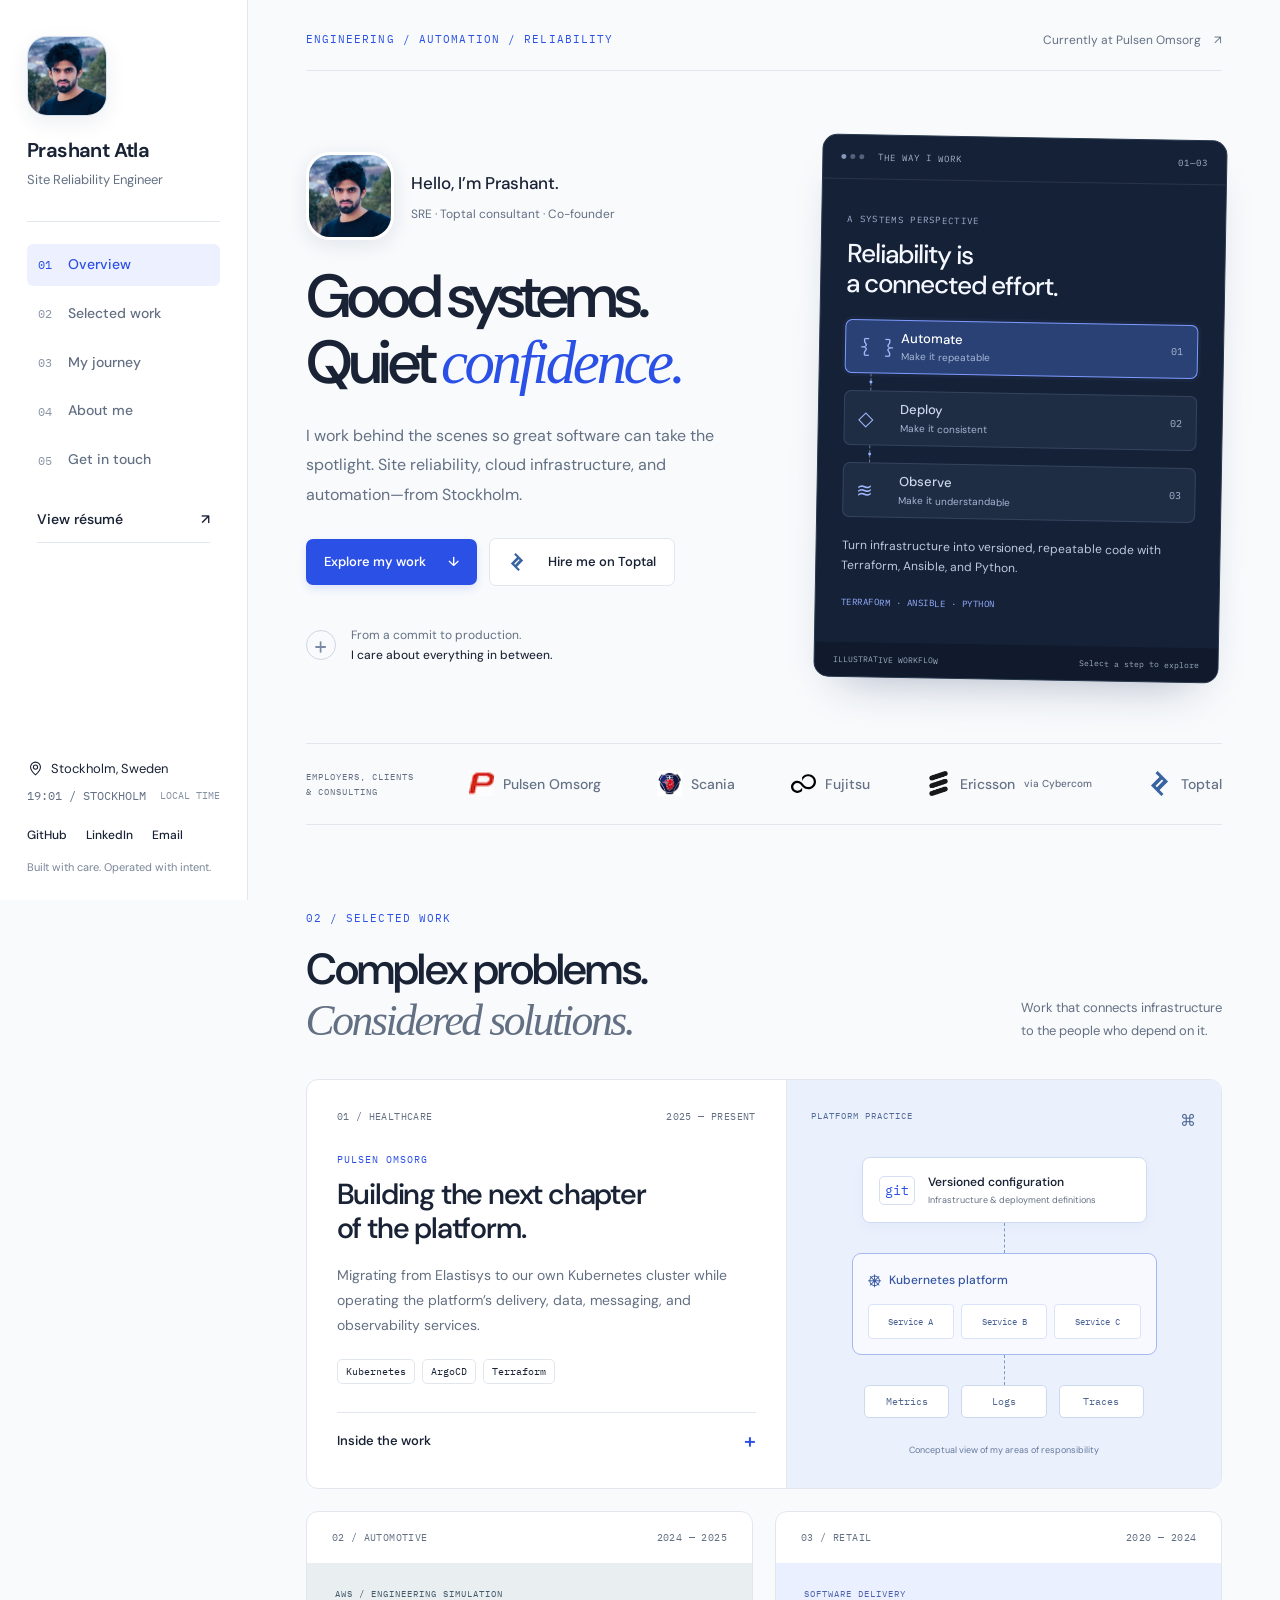
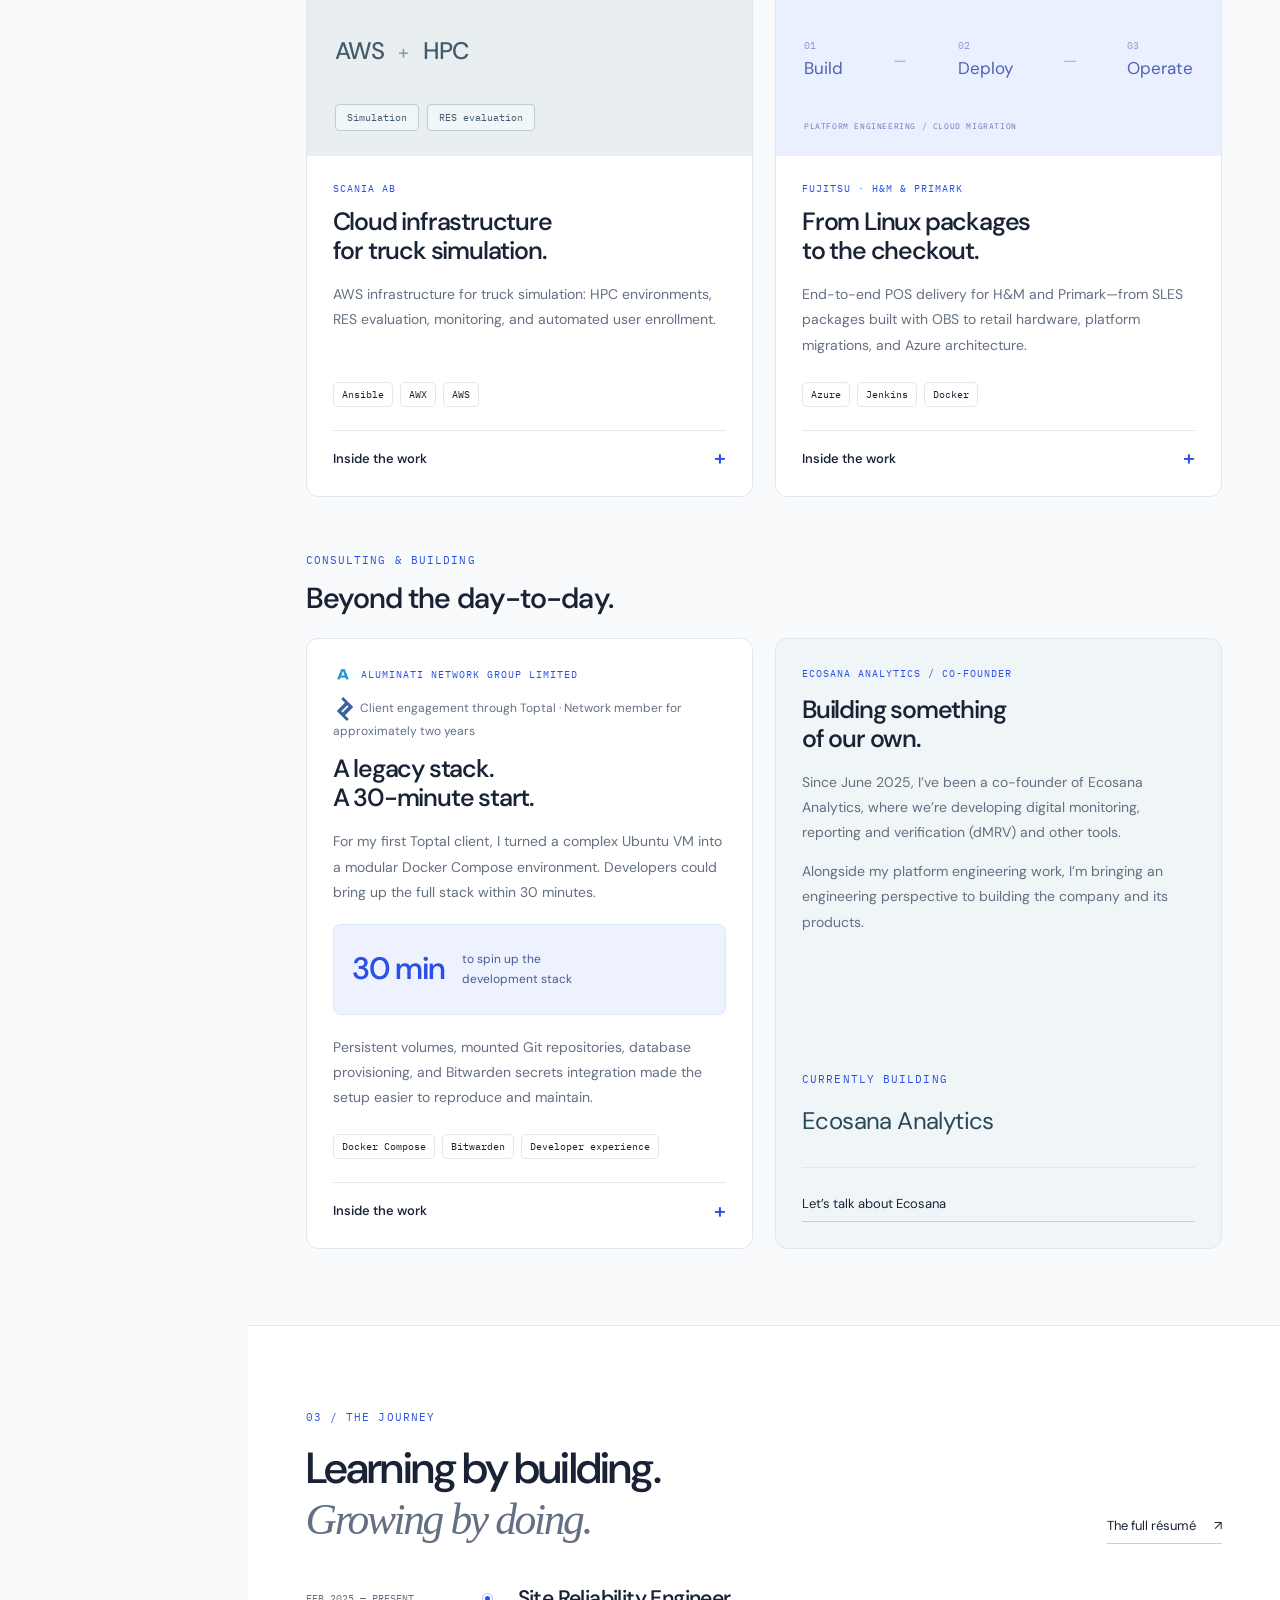
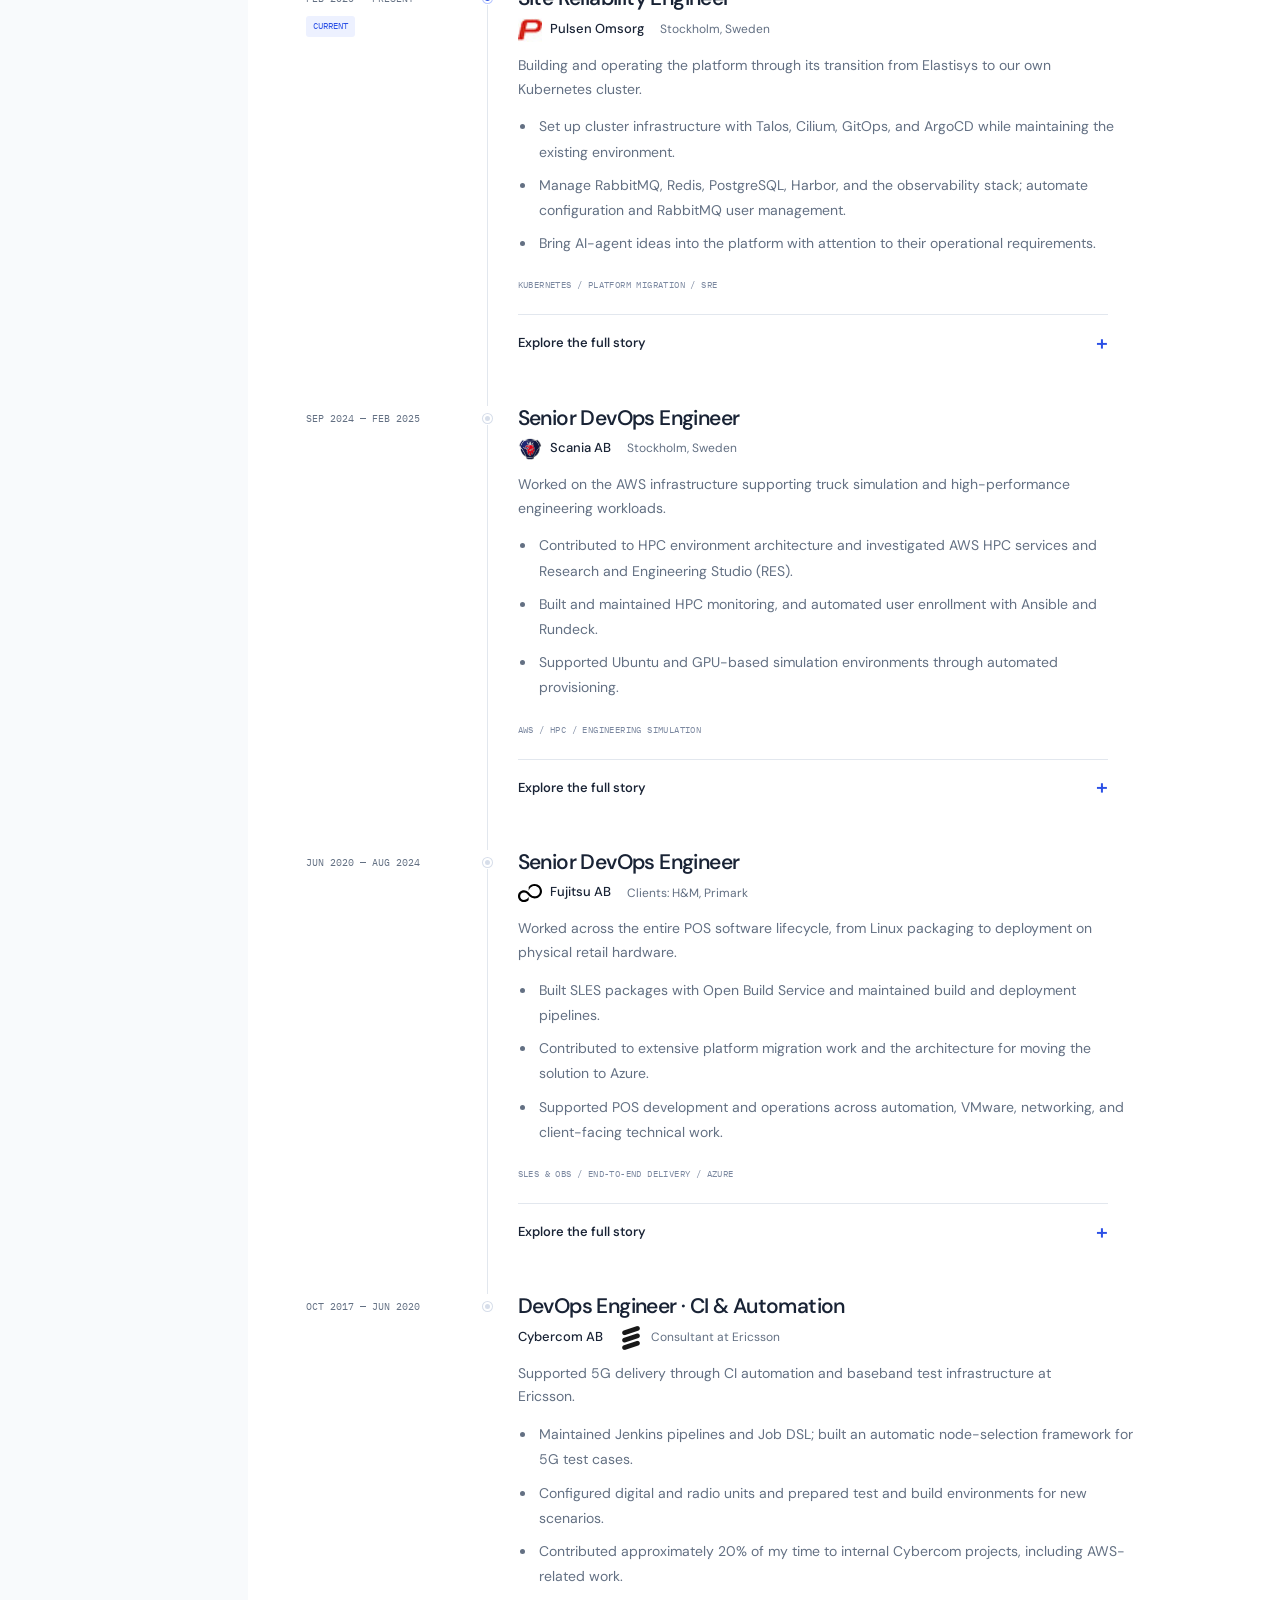
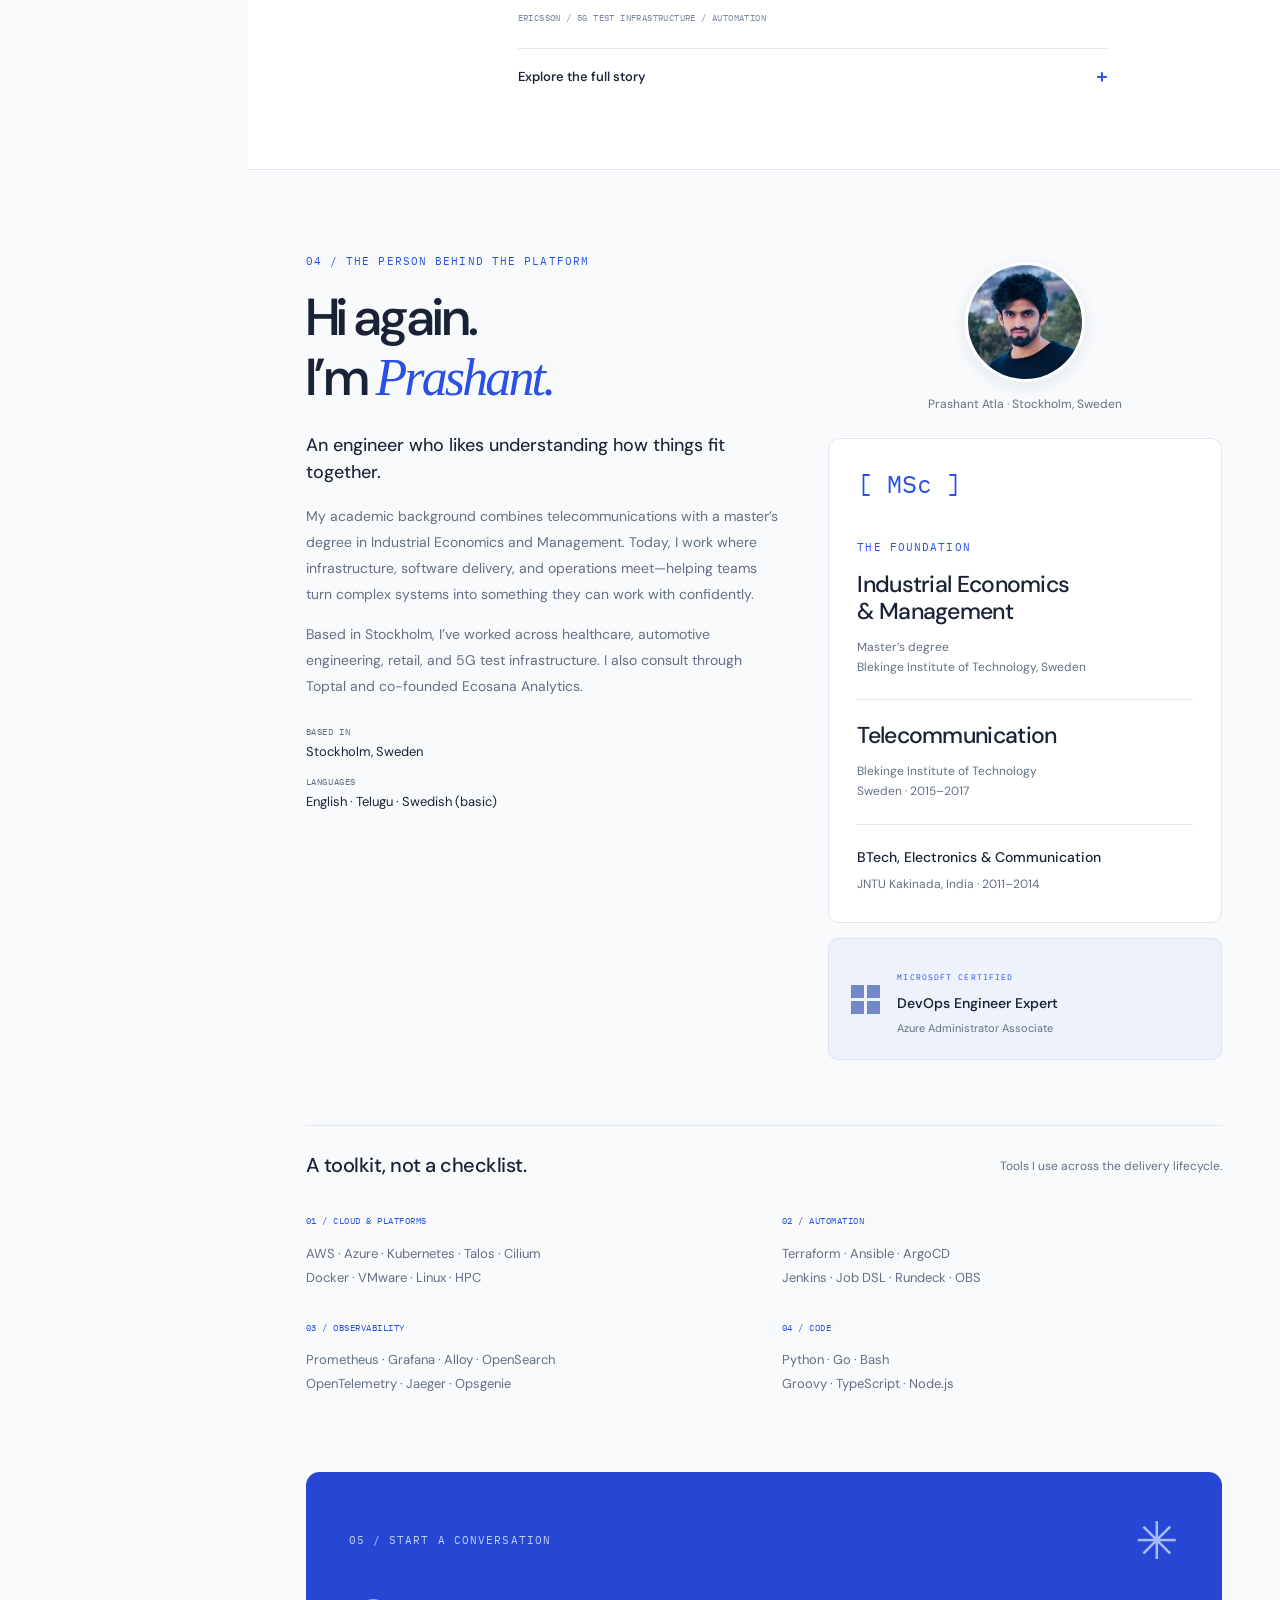
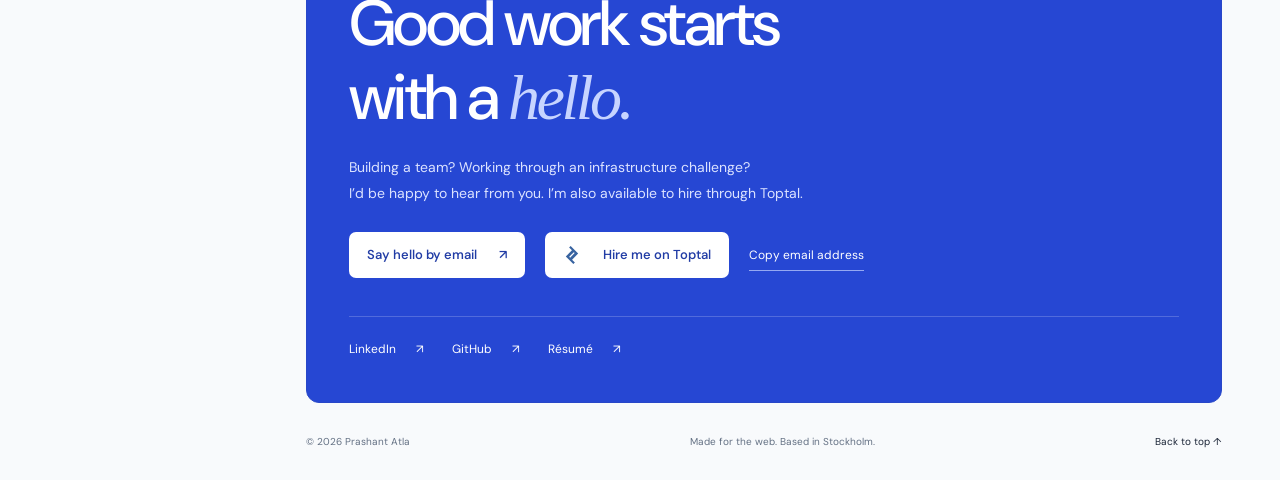
<file: index.html>
<!doctype html>
<html lang="en">
<head>
<meta charset="utf-8"><meta name="viewport" content="width=device-width,initial-scale=1">
<title>Prashant Atla — Reliability, by design.</title>
<meta name="description" content="Prashant Atla is a Site Reliability and DevOps Engineer in Stockholm, working with Kubernetes, cloud infrastructure, GitOps, and observability.">
<meta name="theme-color" content="#f8fafc">
<link rel="icon" type="image/svg+xml" href="data:image/svg+xml,%3Csvg xmlns='http://www.w3.org/2000/svg' viewBox='0 0 48 48'%3E%3Crect width='48' height='48' rx='12' fill='%232b50e6'/%3E%3Ctext x='24' y='32' fill='white' font-family='Arial' font-weight='bold' font-size='26' text-anchor='middle'%3Epa%3C/text%3E%3C/svg%3E">
<link rel="stylesheet" href="styles.css"><script src="script.js" defer></script>
</head>
<body>
<a class="skip-link" href="#main">Skip to content</a>
<aside class="sidebar">
 <a class="identity" href="#home" aria-label="Prashant Atla home"><img class="profile-avatar" src="assets/prashant-headshot-cropped.jpg" alt="Prashant Atla" width="80" height="80"><span class="identity-name">Prashant Atla<span>Site Reliability Engineer</span></span></a>
 <div class="side-rule"></div>
 <nav aria-label="Main navigation"><a class="nav-link active" href="#home" aria-current="location"><span>01</span>Overview</a><a class="nav-link" href="#work"><span>02</span>Selected work</a><a class="nav-link" href="#journey"><span>03</span>My journey</a><a class="nav-link" href="#about"><span>04</span>About me</a><a class="nav-link" href="#contact"><span>05</span>Get in touch</a></nav>
 <a class="resume-link" href="resume.html">View résumé <span aria-hidden="true">↗</span></a>
 <div class="sidebar-bottom"><div class="location"><svg width="17" height="17" viewBox="0 0 24 24" fill="none" aria-hidden="true"><circle cx="12" cy="10" r="3" stroke="currentColor" stroke-width="1.5"/><path d="M19 10c0 5-7 11-7 11S5 15 5 10a7 7 0 1 1 14 0Z" stroke="currentColor" stroke-width="1.5"/></svg> Stockholm, Sweden</div><p class="local-time"><span id="stockholm-time">Europe / Stockholm</span><span>LOCAL TIME</span></p><div class="social-links"><a href="https://github.com/Prashant-Atla" target="_blank" rel="noopener noreferrer">GitHub</a><a href="https://www.linkedin.com/in/prashantatla/" target="_blank" rel="noopener noreferrer">LinkedIn</a><a href="mailto:prashantatla@gmail.com">Email</a></div><p class="side-note">Built with care. Operated with intent.</p></div>
</aside>
<main id="main">
 <section class="hero page-section" id="home">
  <div class="hero-top"><span class="eyebrow">ENGINEERING / AUTOMATION / RELIABILITY</span><a class="current-role" href="#journey">Currently at Pulsen Omsorg <span aria-hidden="true">↗</span></a></div>
  <div class="hero-grid"><div class="hero-copy"><div class="hero-person"><img src="assets/prashant-headshot-cropped.jpg" alt="Portrait of Prashant Atla" width="88" height="88"><div><p class="hello">Hello, I’m Prashant.</p><span>SRE · Toptal consultant · Co-founder</span></div></div><h1>Good systems.<br>Quiet <em>confidence.</em></h1><p class="hero-description">I work behind the scenes so great software can take the spotlight. Site reliability, cloud infrastructure, and automation—from Stockholm.</p><div class="hero-actions"><a class="button button-primary" href="#work">Explore my work <span aria-hidden="true">↓</span></a><a class="button button-plain" href="https://www.toptal.com/resume/prashant-atla" target="_blank" rel="noopener noreferrer"><img class="brand-icon" src="assets/toptal.svg" alt="" width="24" height="24">Hire me on Toptal</a></div><div class="hero-footnote"><span class="small-cross" aria-hidden="true">+</span><p>From a commit to production.<br><strong>I care about everything in between.</strong></p></div></div>
  <div class="system-panel" aria-label="Interactive engineering workflow">
   <div class="panel-header"><span class="window-dots" aria-hidden="true"><i></i><i></i><i></i></span><span>THE WAY I WORK</span><span class="panel-code">01—03</span></div>
   <div class="panel-intro"><span class="mono">A SYSTEMS PERSPECTIVE</span><h2>Reliability is<br>a connected effort.</h2></div>
   <div class="pipeline" aria-label="Explore the workflow"><button class="pipeline-node selected" data-stage="0" aria-pressed="true"><span class="node-icon" aria-hidden="true">{ }</span><span>Automate<small>Make it repeatable</small></span><span class="node-number">01</span></button><div class="pipeline-connector" aria-hidden="true"><span></span></div><button class="pipeline-node" data-stage="1" aria-pressed="false"><span class="node-icon" aria-hidden="true">◇</span><span>Deploy<small>Make it consistent</small></span><span class="node-number">02</span></button><div class="pipeline-connector" aria-hidden="true"><span></span></div><button class="pipeline-node" data-stage="2" aria-pressed="false"><span class="node-icon" aria-hidden="true">≋</span><span>Observe<small>Make it understandable</small></span><span class="node-number">03</span></button></div>
   <div class="stage-detail" aria-live="polite" aria-atomic="true"><p id="stage-description">Turn infrastructure into versioned, repeatable code with Terraform, Ansible, and Python.</p><span id="stage-tools">TERRAFORM · ANSIBLE · PYTHON</span></div><div class="panel-footer"><span>ILLUSTRATIVE WORKFLOW</span><span>Select a step to explore</span></div>
  </div></div>
  <div class="experience-strip"><span class="strip-label">EMPLOYERS, CLIENTS<br>&amp; CONSULTING</span><span class="company-brand"><img class="brand-icon" src="assets/pulsen.jpg" alt="" width="24" height="24">Pulsen Omsorg</span><span class="company-brand"><img class="brand-icon" src="assets/scania.png" alt="" width="24" height="24">Scania</span><span class="company-brand"><img class="brand-icon" src="assets/fujitsu.svg" alt="" width="24" height="24">Fujitsu</span><span class="company-brand"><img class="brand-icon" src="assets/ericsson.png" alt="" width="24" height="24">Ericsson <small>via Cybercom</small></span><span class="company-brand"><img class="brand-icon" src="assets/toptal.svg" alt="" width="24" height="24">Toptal</span></div>
 </section>
 <section class="work page-section" id="work"><div class="section-heading"><div><span class="eyebrow">02 / SELECTED WORK</span><h2>Complex problems.<br><em>Considered solutions.</em></h2></div><p>Work that connects infrastructure<br>to the people who depend on it.</p></div>
  <article class="featured-project"><div class="project-copy"><div class="project-kicker"><span>01 / HEALTHCARE</span><span>2025 — PRESENT</span></div><p class="company-name">PULSEN OMSORG</p><h3>Building the next chapter<br>of the platform.</h3><p>Migrating from Elastisys to our own Kubernetes cluster while operating the platform’s delivery, data, messaging, and observability services.</p><div class="tags"><span>Kubernetes</span><span>ArgoCD</span><span>Terraform</span></div><button class="story-button" data-story="pulsan">Inside the work <span aria-hidden="true">+</span></button></div><div class="architecture"><div class="diagram-title"><span>PLATFORM PRACTICE</span><span aria-hidden="true">⌘</span></div><div class="diagram-source"><span class="diagram-icon">git</span><div><strong>Versioned configuration</strong><small>Infrastructure & deployment definitions</small></div></div><div class="diagram-line" aria-hidden="true"></div><div class="diagram-cluster"><div class="cluster-heading"><span class="cluster-symbol" aria-hidden="true">⎈</span><span>Kubernetes platform</span></div><div class="service-nodes"><span>Service A</span><span>Service B</span><span>Service C</span></div></div><div class="diagram-line" aria-hidden="true"></div><div class="telemetry"><span>Metrics</span><span>Logs</span><span>Traces</span></div><p class="diagram-caption">Conceptual view of my areas of responsibility</p></div></article>
  <div class="project-pair"><article class="compact-project"><div class="project-kicker"><span>02 / AUTOMOTIVE</span><span>2024 — 2025</span></div><div class="project-graphic compute-graphic" aria-hidden="true"><span class="graphic-caption">AWS / ENGINEERING SIMULATION</span><div class="compute-row"><span>AWS</span><i>+</i><span>HPC</span></div><div class="compute-bottom"><span>Simulation</span><span>RES evaluation</span></div></div><div class="compact-body"><p class="company-name">SCANIA AB</p><h3>Cloud infrastructure<br>for truck simulation.</h3><p>AWS infrastructure for truck simulation: HPC environments, RES evaluation, monitoring, and automated user enrollment.</p><div class="tags"><span>Ansible</span><span>AWX</span><span>AWS</span></div><button class="story-button" data-story="scania">Inside the work <span aria-hidden="true">+</span></button></div></article>
  <article class="compact-project"><div class="project-kicker"><span>03 / RETAIL</span><span>2020 — 2024</span></div><div class="project-graphic delivery-graphic" aria-hidden="true"><span class="graphic-caption">SOFTWARE DELIVERY</span><div class="delivery-steps"><span><b>01</b>Build</span><i>—</i><span><b>02</b>Deploy</span><i>—</i><span><b>03</b>Operate</span></div><div class="delivery-caption">PLATFORM ENGINEERING / CLOUD MIGRATION</div></div><div class="compact-body"><p class="company-name">FUJITSU · H&M & PRIMARK</p><h3>From Linux packages<br>to the checkout.</h3><p>End-to-end POS delivery for H&M and Primark—from SLES packages built with OBS to retail hardware, platform migrations, and Azure architecture.</p><div class="tags"><span>Azure</span><span>Jenkins</span><span>Docker</span></div><button class="story-button" data-story="fujitsu">Inside the work <span aria-hidden="true">+</span></button></div></article></div>
 <div class="independent-heading"><span class="eyebrow">CONSULTING & BUILDING</span><h3>Beyond the day-to-day.</h3></div><div class="project-pair independent-work"><article class="compact-project"><div class="compact-body"><p class="company-name"><img class="brand-icon" src="assets/aluminati.png" alt="" width="24" height="24">ALUMINATI NETWORK GROUP LIMITED</p><p class="toptal-tenure"><img class="brand-icon" src="assets/toptal.svg" alt="" width="24" height="24"> Client engagement through Toptal · Network member for approximately two years</p><h3>A legacy stack.<br>A 30-minute start.</h3><p>For my first Toptal client, I turned a complex Ubuntu VM into a modular Docker Compose environment. Developers could bring up the full stack within 30 minutes.</p><div class="result-callout"><strong>30 min</strong><span>to spin up the development stack</span></div><p>Persistent volumes, mounted Git repositories, database provisioning, and Bitwarden secrets integration made the setup easier to reproduce and maintain.</p><div class="tags"><span>Docker Compose</span><span>Bitwarden</span><span>Developer experience</span></div><button class="story-button" data-story="aluminati">Inside the work <span aria-hidden="true">+</span></button></div></article><article class="compact-project founder-card"><div class="compact-body"><p class="company-name">ECOSANA ANALYTICS / CO-FOUNDER</p><h3>Building something<br>of our own.</h3><p>Since June 2025, I’ve been a co-founder of Ecosana Analytics, where we’re developing digital monitoring, reporting and verification (dMRV) and other tools.</p><p>Alongside my platform engineering work, I’m bringing an engineering perspective to building the company and its products.</p><div class="founder-note"><span class="eyebrow">CURRENTLY BUILDING</span><p>Ecosana Analytics</p></div><a class="inline-link" href="mailto:prashantatla@gmail.com">Let’s talk about Ecosana</a></div></article></div>
 </section>
 <section class="journey page-section" id="journey"><div class="section-heading"><div><span class="eyebrow">03 / THE JOURNEY</span><h2>Learning by building.<br><em>Growing by doing.</em></h2></div><a class="inline-link" href="resume.html">The full résumé <span aria-hidden="true">↗</span></a></div><div class="timeline"><article class="job"><div class="job-date">FEB 2025 — PRESENT<span class="current-label">CURRENT</span></div><div class="timeline-dot"></div><div class="job-info"><h3>Site Reliability Engineer</h3><p class="job-company"><img class="brand-icon" src="assets/pulsen.jpg" alt="" width="24" height="24">Pulsen Omsorg <span>Stockholm, Sweden</span></p><p>Building and operating the platform through its transition from Elastisys to our own Kubernetes cluster.</p><ul class="job-highlights"><li>Set up cluster infrastructure with Talos, Cilium, GitOps, and ArgoCD while maintaining the existing environment.</li><li>Manage RabbitMQ, Redis, PostgreSQL, Harbor, and the observability stack; automate configuration and RabbitMQ user management.</li><li>Bring AI-agent ideas into the platform with attention to their operational requirements.</li></ul><span class="job-focus">KUBERNETES / PLATFORM MIGRATION / SRE</span><button class="story-button" data-story="pulsan">Explore the full story <span aria-hidden="true">+</span></button></div></article><article class="job"><div class="job-date">SEP 2024 — FEB 2025</div><div class="timeline-dot"></div><div class="job-info"><h3>Senior DevOps Engineer</h3><p class="job-company"><img class="brand-icon" src="assets/scania.png" alt="" width="24" height="24">Scania AB <span>Stockholm, Sweden</span></p><p>Worked on the AWS infrastructure supporting truck simulation and high-performance engineering workloads.</p><ul class="job-highlights"><li>Contributed to HPC environment architecture and investigated AWS HPC services and Research and Engineering Studio (RES).</li><li>Built and maintained HPC monitoring, and automated user enrollment with Ansible and Rundeck.</li><li>Supported Ubuntu and GPU-based simulation environments through automated provisioning.</li></ul><span class="job-focus">AWS / HPC / ENGINEERING SIMULATION</span><button class="story-button" data-story="scania">Explore the full story <span aria-hidden="true">+</span></button></div></article><article class="job"><div class="job-date">JUN 2020 — AUG 2024</div><div class="timeline-dot"></div><div class="job-info"><h3>Senior DevOps Engineer</h3><p class="job-company"><img class="brand-icon" src="assets/fujitsu.svg" alt="" width="24" height="24">Fujitsu AB <span>Clients: H&M, Primark</span></p><p>Worked across the entire POS software lifecycle, from Linux packaging to deployment on physical retail hardware.</p><ul class="job-highlights"><li>Built SLES packages with Open Build Service and maintained build and deployment pipelines.</li><li>Contributed to extensive platform migration work and the architecture for moving the solution to Azure.</li><li>Supported POS development and operations across automation, VMware, networking, and client-facing technical work.</li></ul><span class="job-focus">SLES & OBS / END-TO-END DELIVERY / AZURE</span><button class="story-button" data-story="fujitsu">Explore the full story <span aria-hidden="true">+</span></button></div></article><article class="job"><div class="job-date">OCT 2017 — JUN 2020</div><div class="timeline-dot"></div><div class="job-info"><h3>DevOps Engineer · CI & Automation</h3><p class="job-company">Cybercom AB <span><img class="brand-icon" src="assets/ericsson.png" alt="" width="24" height="24">Consultant at Ericsson</span></p><p>Supported 5G delivery through CI automation and baseband test infrastructure at Ericsson.</p><ul class="job-highlights"><li>Maintained Jenkins pipelines and Job DSL; built an automatic node-selection framework for 5G test cases.</li><li>Configured digital and radio units and prepared test and build environments for new scenarios.</li><li>Contributed approximately 20% of my time to internal Cybercom projects, including AWS-related work.</li></ul><span class="job-focus">ERICSSON / 5G TEST INFRASTRUCTURE / AUTOMATION</span><button class="story-button" data-story="cybercom">Explore the full story <span aria-hidden="true">+</span></button></div></article></div></section>
 <section class="about page-section" id="about"><div class="about-grid"><div class="about-copy"><span class="eyebrow">04 / THE PERSON BEHIND THE PLATFORM</span><h2>Hi again.<br>I’m <em>Prashant.</em></h2><p class="about-lead">An engineer who likes understanding how things fit together.</p><p>My academic background combines telecommunications with a master’s degree in Industrial Economics and Management. Today, I work where infrastructure, software delivery, and operations meet—helping teams turn complex systems into something they can work with confidently.</p><p>Based in Stockholm, I’ve worked across healthcare, automotive engineering, retail, and 5G test infrastructure. I also consult through Toptal and co-founded Ecosana Analytics.</p><div class="personal-facts"><span>BASED IN<strong>Stockholm, Sweden</strong></span><span>LANGUAGES<strong>English · Telugu · Swedish (basic)</strong></span></div></div><div class="about-cards"><figure class="portrait-card"><img src="assets/prashant-headshot-cropped.jpg" alt="Prashant Atla, Site Reliability Engineer and co-founder of Ecosana Analytics" width="1024" height="1024" loading="lazy"><figcaption>Prashant Atla · Stockholm, Sweden</figcaption></figure><div class="qualification-card"><span class="card-mark" aria-hidden="true">[ MSc ]</span><span class="eyebrow">THE FOUNDATION</span><h3>Industrial Economics<br>&amp; Management</h3><p>Master’s degree<br>Blekinge Institute of Technology, Sweden</p><div class="qualification-divider"></div><h3>Telecommunication</h3><p>Blekinge Institute of Technology<br>Sweden · 2015–2017</p><div class="qualification-divider"></div><h4>BTech, Electronics & Communication</h4><p>JNTU Kakinada, India · 2011–2014</p></div><div class="certification-card"><span class="microsoft-mark" aria-hidden="true"><i></i><i></i><i></i><i></i></span><div><span class="eyebrow">MICROSOFT CERTIFIED</span><h4>DevOps Engineer Expert</h4><p>Azure Administrator Associate</p></div></div></div></div>
 <div class="toolkit"><div class="toolkit-heading"><h3>A toolkit, not a checklist.</h3><p>Tools I use across the delivery lifecycle.</p></div><div class="toolkit-grid"><div><span>01 / CLOUD & PLATFORMS</span><p>AWS · Azure · Kubernetes · Talos · Cilium<br>Docker · VMware · Linux · HPC</p></div><div><span>02 / AUTOMATION</span><p>Terraform · Ansible · ArgoCD<br>Jenkins · Job DSL · Rundeck · OBS</p></div><div><span>03 / OBSERVABILITY</span><p>Prometheus · Grafana · Alloy · OpenSearch<br>OpenTelemetry · Jaeger · Opsgenie</p></div><div><span>04 / CODE</span><p>Python · Go · Bash<br>Groovy · TypeScript · Node.js</p></div></div></div></section>
 <section class="contact page-section" id="contact"><div class="contact-top"><span class="eyebrow">05 / START A CONVERSATION</span><span class="contact-asterisk" aria-hidden="true">✳</span></div><h2>Good work starts<br>with a <em>hello.</em></h2><p>Building a team? Working through an infrastructure challenge?<br>I’d be happy to hear from you. I’m also available to hire through Toptal.</p><div class="contact-actions"><a class="button button-light" href="mailto:prashantatla@gmail.com">Say hello by email <span aria-hidden="true">↗</span></a><a class="button button-light" href="https://www.toptal.com/resume/prashant-atla" target="_blank" rel="noopener noreferrer"><img class="brand-icon" src="assets/toptal.svg" alt="" width="24" height="24">Hire me on Toptal</a><button class="copy-email" id="copy-email">Copy email address</button><span class="copy-status" id="copy-status" role="status"></span></div><div class="contact-links"><a href="https://www.linkedin.com/in/prashantatla/" target="_blank" rel="noopener noreferrer">LinkedIn <span aria-hidden="true">↗</span></a><a href="https://github.com/Prashant-Atla" target="_blank" rel="noopener noreferrer">GitHub <span aria-hidden="true">↗</span></a><a href="resume.html">Résumé <span aria-hidden="true">↗</span></a></div></section>
 <footer><span>© <span id="year">2026</span> Prashant Atla</span><span>Made for the web. Based in Stockholm.</span><a href="#home">Back to top ↑</a></footer>
</main>
<dialog id="story-dialog" aria-labelledby="story-title"><div class="dialog-top"><span class="eyebrow" id="story-company"></span><button id="close-story" aria-label="Close project story">×</button></div><h2 id="story-title"></h2><div id="story-content"></div><div class="dialog-bottom"><a href="mailto:prashantatla@gmail.com">Talk to me about this work</a><span>PROFESSIONAL EXPERIENCE</span></div></dialog>
</body></html>
</file>
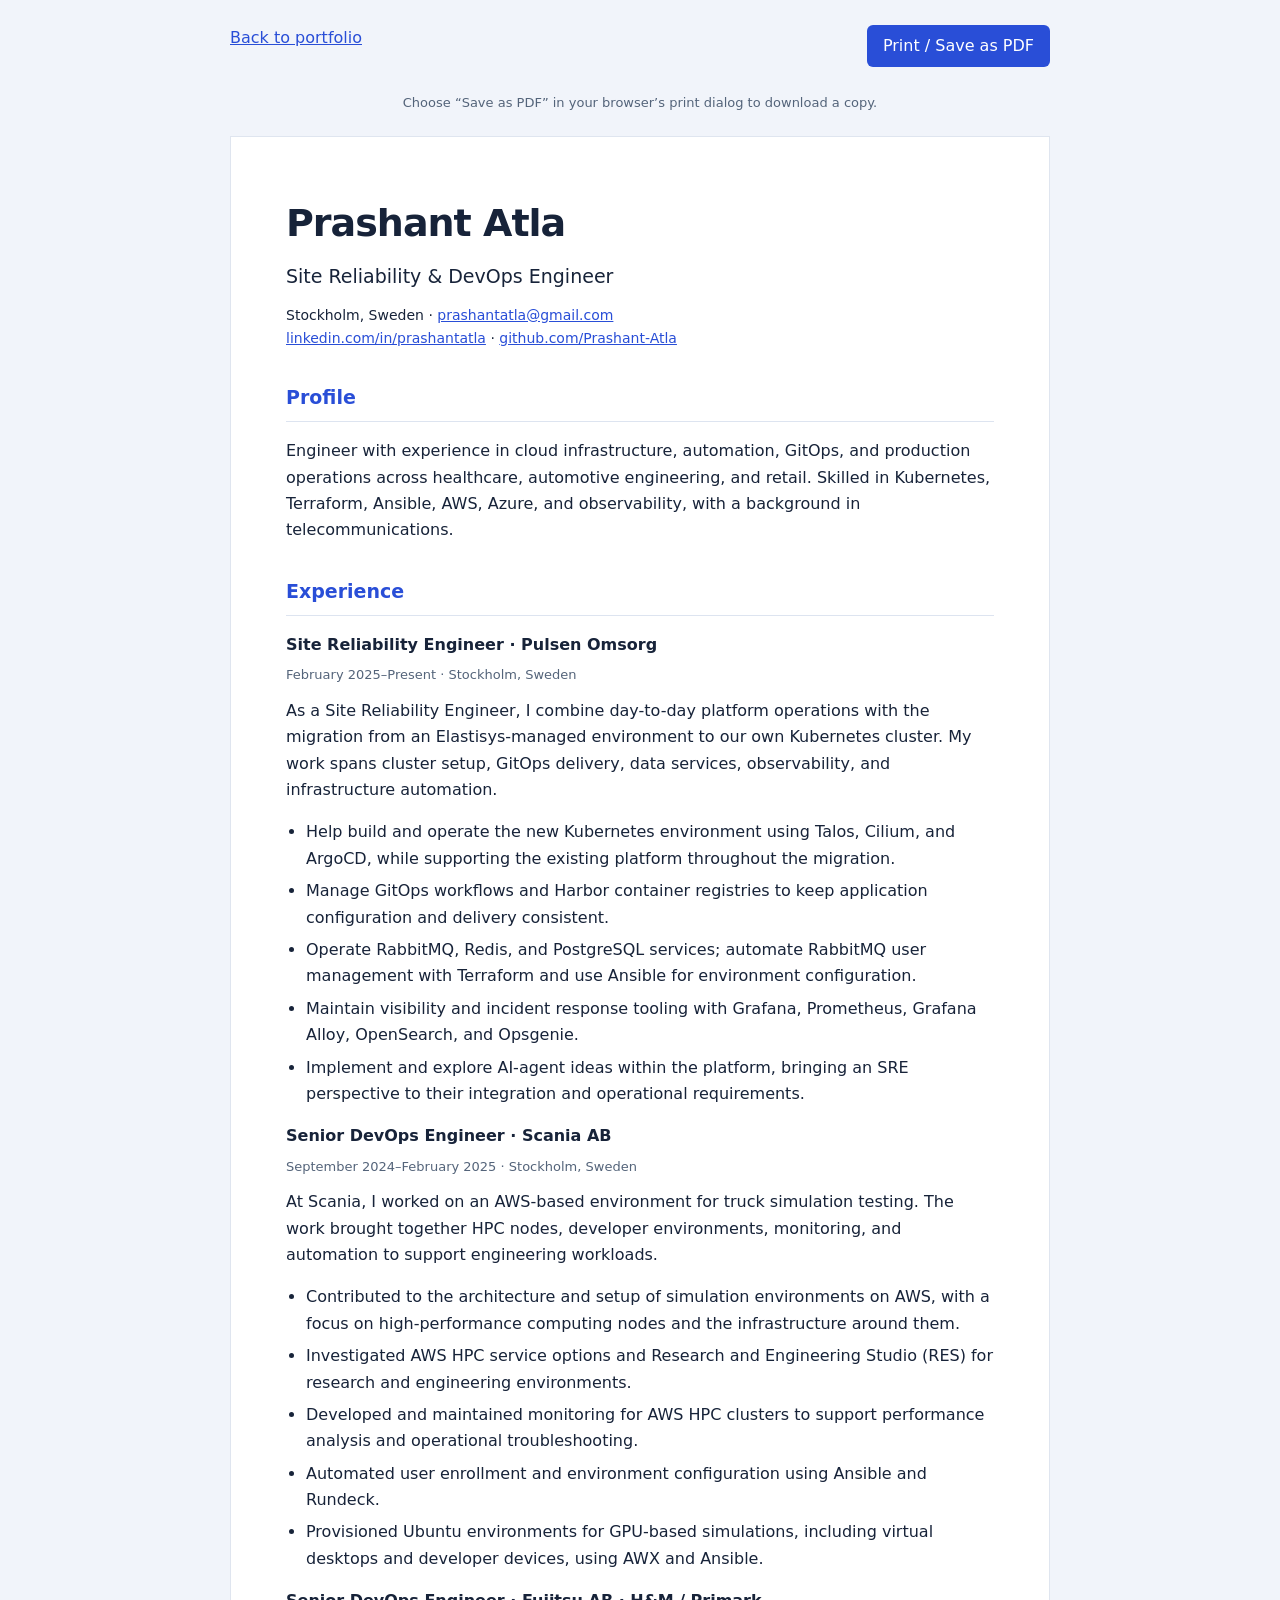
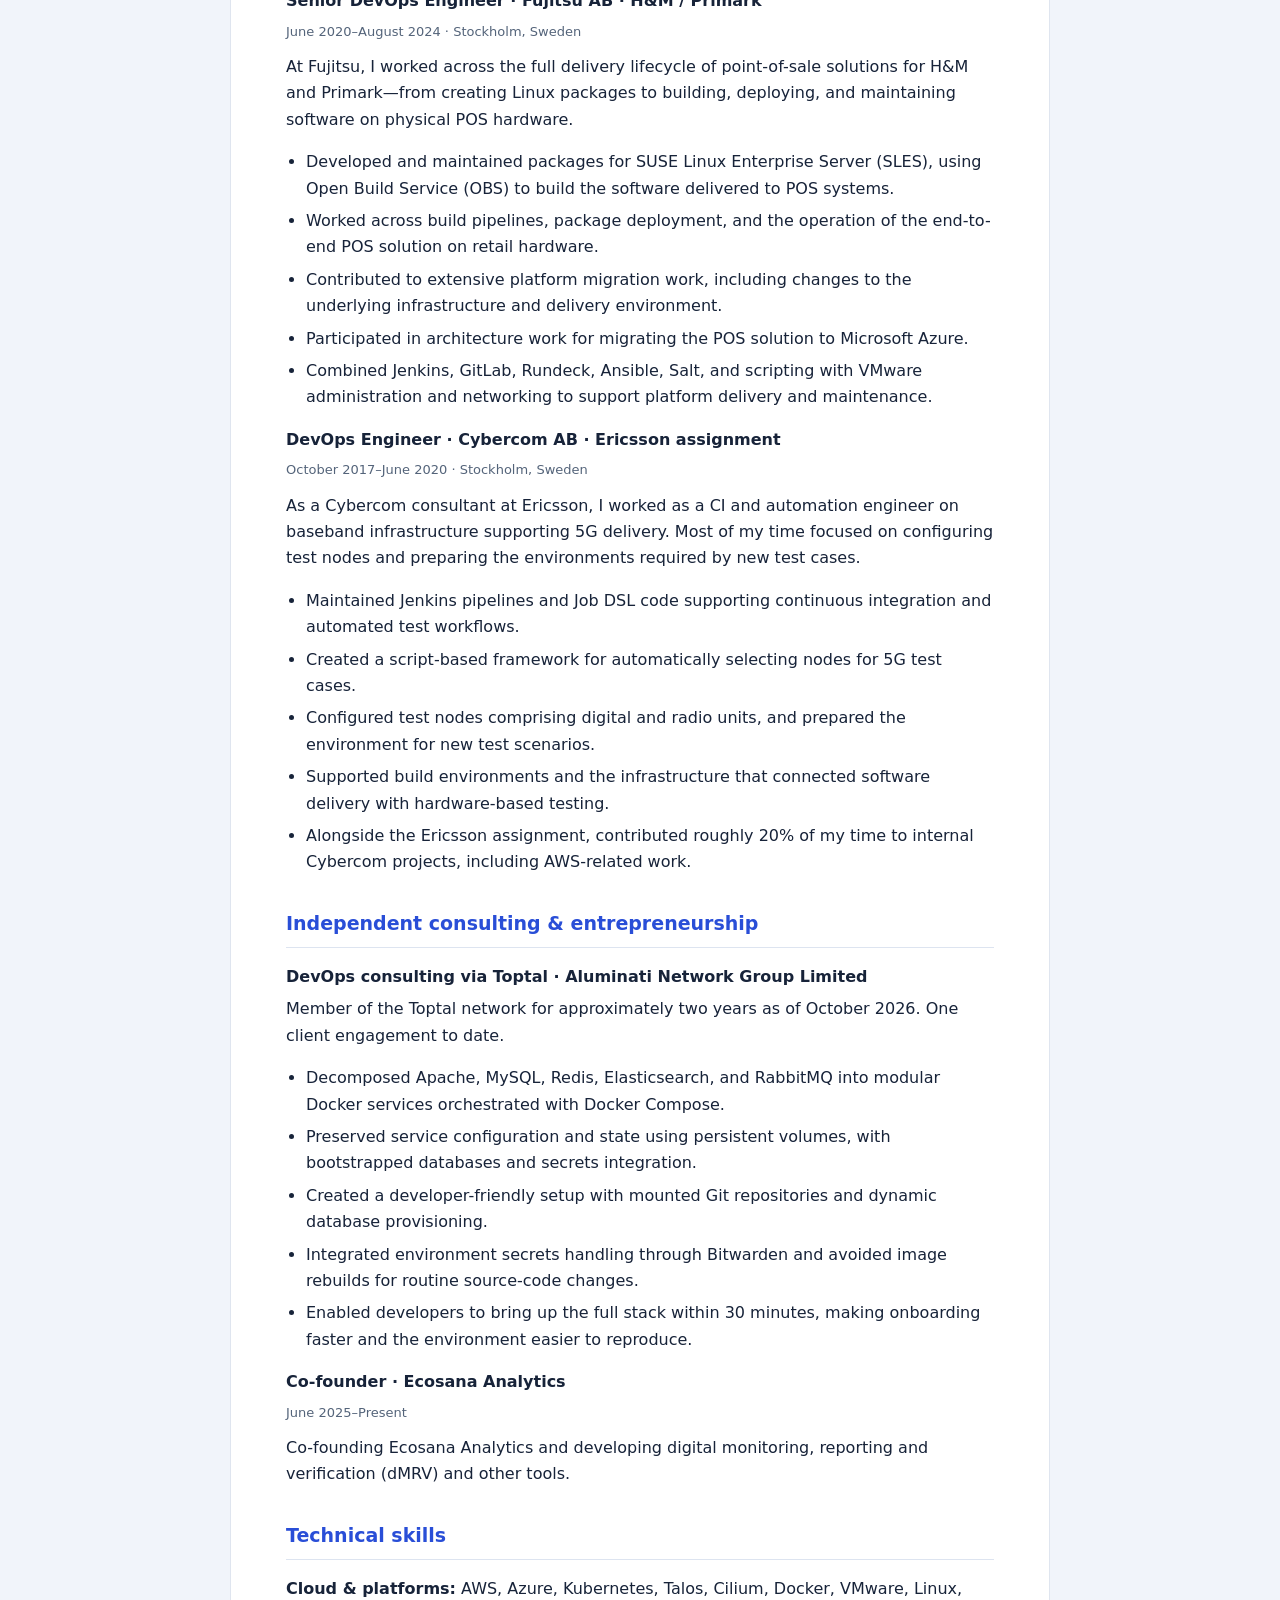
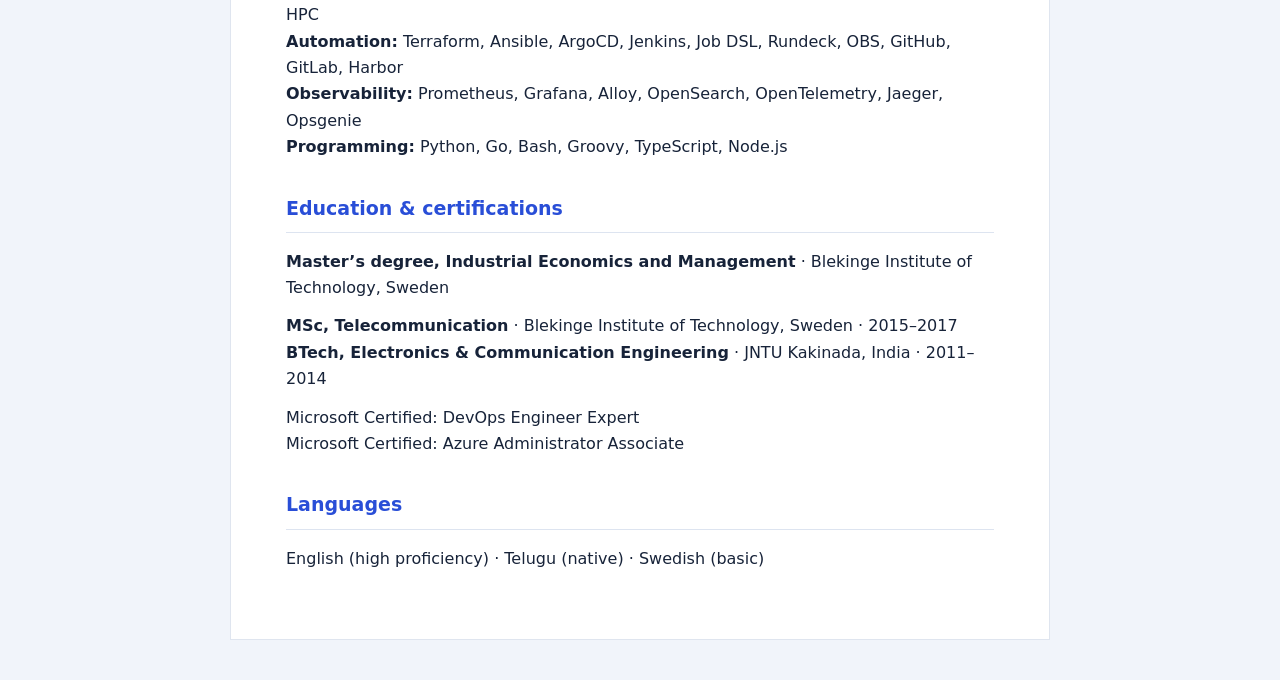
<file: resume.html>
<!doctype html><html lang="en"><head><meta charset="utf-8"><meta name="viewport" content="width=device-width,initial-scale=1"><meta name="description" content="Professional résumé of Prashant Atla, Site Reliability and DevOps Engineer."><title>Résumé — Prashant Atla</title><style>*{box-sizing:border-box}body{margin:0;background:#f1f4fa;color:#172339;font:16px/1.65 system-ui,sans-serif}nav{max-width:860px;margin:25px auto;display:flex;justify-content:space-between;gap:20px;padding:0 20px}a{color:#294ed7}button{font:inherit;background:#294ed7;color:white;border:0;padding:8px 16px;border-radius:6px;cursor:pointer}main{max-width:820px;background:white;margin:0 auto 40px;padding:55px;border:1px solid #dfe5ef}h1{font-size:38px;letter-spacing:-1px;margin:0}h2{font-size:19px;color:#294ed7;border-bottom:1px solid #dde4f0;padding-bottom:8px;margin-top:32px}h3{font-size:16px;margin-bottom:5px}p{margin:6px 0 12px}.role{font-size:19px}.contact{font-size:14px}.date{font-size:13px;color:#54647a}ul{padding-left:20px}li{margin-bottom:6px}.print-hint{text-align:center;font-size:13px;color:#54647a;margin-bottom:22px}@media(max-width:600px){main{padding:25px;margin:0 12px 25px}h1{font-size:30px}nav{align-items:center}button{font-size:14px}}@media print{@page{margin:15mm}body{background:white;font-size:10pt}nav,.print-hint{display:none}main{margin:0;padding:0;border:0;max-width:none}h1{font-size:26pt}h2{font-size:13pt;margin-top:18px}h3{font-size:11pt}.role{font-size:13pt}.contact,.date{font-size:9pt}a{color:inherit;text-decoration:none}article{break-inside:avoid}h2,h3{break-after:avoid}p,li{orphans:3;widows:3}}</style></head><body><nav><a href="index.html">Back to portfolio</a><button id="print">Print / Save as PDF</button></nav><p class="print-hint">Choose “Save as PDF” in your browser’s print dialog to download a copy.</p><main><header><h1>Prashant Atla</h1><p class="role">Site Reliability & DevOps Engineer</p><p class="contact">Stockholm, Sweden · <a href="mailto:prashantatla@gmail.com">prashantatla@gmail.com</a><br><a href="https://www.linkedin.com/in/prashantatla/">linkedin.com/in/prashantatla</a> · <a href="https://github.com/Prashant-Atla">github.com/Prashant-Atla</a></p></header><h2>Profile</h2><p>Engineer with experience in cloud infrastructure, automation, GitOps, and production operations across healthcare, automotive engineering, and retail. Skilled in Kubernetes, Terraform, Ansible, AWS, Azure, and observability, with a background in telecommunications.</p><h2>Experience</h2><article><h3>Site Reliability Engineer · Pulsen Omsorg</h3><p class="date">February 2025–Present · Stockholm, Sweden</p><p>As a Site Reliability Engineer, I combine day-to-day platform operations with the migration from an Elastisys-managed environment to our own Kubernetes cluster. My work spans cluster setup, GitOps delivery, data services, observability, and infrastructure automation.</p><ul><li>Help build and operate the new Kubernetes environment using Talos, Cilium, and ArgoCD, while supporting the existing platform throughout the migration.</li><li>Manage GitOps workflows and Harbor container registries to keep application configuration and delivery consistent.</li><li>Operate RabbitMQ, Redis, and PostgreSQL services; automate RabbitMQ user management with Terraform and use Ansible for environment configuration.</li><li>Maintain visibility and incident response tooling with Grafana, Prometheus, Grafana Alloy, OpenSearch, and Opsgenie.</li><li>Implement and explore AI-agent ideas within the platform, bringing an SRE perspective to their integration and operational requirements.</li></ul></article><article><h3>Senior DevOps Engineer · Scania AB</h3><p class="date">September 2024–February 2025 · Stockholm, Sweden</p><p>At Scania, I worked on an AWS-based environment for truck simulation testing. The work brought together HPC nodes, developer environments, monitoring, and automation to support engineering workloads.</p><ul><li>Contributed to the architecture and setup of simulation environments on AWS, with a focus on high-performance computing nodes and the infrastructure around them.</li><li>Investigated AWS HPC service options and Research and Engineering Studio (RES) for research and engineering environments.</li><li>Developed and maintained monitoring for AWS HPC clusters to support performance analysis and operational troubleshooting.</li><li>Automated user enrollment and environment configuration using Ansible and Rundeck.</li><li>Provisioned Ubuntu environments for GPU-based simulations, including virtual desktops and developer devices, using AWX and Ansible.</li></ul></article><article><h3>Senior DevOps Engineer · Fujitsu AB · H&amp;M / Primark</h3><p class="date">June 2020–August 2024 · Stockholm, Sweden</p><p>At Fujitsu, I worked across the full delivery lifecycle of point-of-sale solutions for H&amp;M and Primark—from creating Linux packages to building, deploying, and maintaining software on physical POS hardware.</p><ul><li>Developed and maintained packages for SUSE Linux Enterprise Server (SLES), using Open Build Service (OBS) to build the software delivered to POS systems.</li><li>Worked across build pipelines, package deployment, and the operation of the end-to-end POS solution on retail hardware.</li><li>Contributed to extensive platform migration work, including changes to the underlying infrastructure and delivery environment.</li><li>Participated in architecture work for migrating the POS solution to Microsoft Azure.</li><li>Combined Jenkins, GitLab, Rundeck, Ansible, Salt, and scripting with VMware administration and networking to support platform delivery and maintenance.</li></ul></article><article><h3>DevOps Engineer · Cybercom AB · Ericsson assignment</h3><p class="date">October 2017–June 2020 · Stockholm, Sweden</p><p>As a Cybercom consultant at Ericsson, I worked as a CI and automation engineer on baseband infrastructure supporting 5G delivery. Most of my time focused on configuring test nodes and preparing the environments required by new test cases.</p><ul><li>Maintained Jenkins pipelines and Job DSL code supporting continuous integration and automated test workflows.</li><li>Created a script-based framework for automatically selecting nodes for 5G test cases.</li><li>Configured test nodes comprising digital and radio units, and prepared the environment for new test scenarios.</li><li>Supported build environments and the infrastructure that connected software delivery with hardware-based testing.</li><li>Alongside the Ericsson assignment, contributed roughly 20% of my time to internal Cybercom projects, including AWS-related work.</li></ul></article><h2>Independent consulting & entrepreneurship</h2><article><h3>DevOps consulting via Toptal · Aluminati Network Group Limited</h3><p>Member of the Toptal network for approximately two years as of October 2026. One client engagement to date.</p><ul><li>Decomposed Apache, MySQL, Redis, Elasticsearch, and RabbitMQ into modular Docker services orchestrated with Docker Compose.</li><li>Preserved service configuration and state using persistent volumes, with bootstrapped databases and secrets integration.</li><li>Created a developer-friendly setup with mounted Git repositories and dynamic database provisioning.</li><li>Integrated environment secrets handling through Bitwarden and avoided image rebuilds for routine source-code changes.</li><li>Enabled developers to bring up the full stack within 30 minutes, making onboarding faster and the environment easier to reproduce.</li></ul></article><article><h3>Co-founder · Ecosana Analytics</h3><p class="date">June 2025–Present</p><p>Co-founding Ecosana Analytics and developing digital monitoring, reporting and verification (dMRV) and other tools.</p></article><h2>Technical skills</h2><p><strong>Cloud & platforms:</strong> AWS, Azure, Kubernetes, Talos, Cilium, Docker, VMware, Linux, HPC<br><strong>Automation:</strong> Terraform, Ansible, ArgoCD, Jenkins, Job DSL, Rundeck, OBS, GitHub, GitLab, Harbor<br><strong>Observability:</strong> Prometheus, Grafana, Alloy, OpenSearch, OpenTelemetry, Jaeger, Opsgenie<br><strong>Programming:</strong> Python, Go, Bash, Groovy, TypeScript, Node.js</p><h2>Education & certifications</h2><p><strong>Master’s degree, Industrial Economics and Management</strong> · Blekinge Institute of Technology, Sweden</p><p><strong>MSc, Telecommunication</strong> · Blekinge Institute of Technology, Sweden · 2015–2017<br><strong>BTech, Electronics & Communication Engineering</strong> · JNTU Kakinada, India · 2011–2014</p><p>Microsoft Certified: DevOps Engineer Expert<br>Microsoft Certified: Azure Administrator Associate</p><h2>Languages</h2><p>English (high proficiency) · Telugu (native) · Swedish (basic)</p></main><script>document.getElementById('print').addEventListener('click',()=>window.print());</script></body></html>
</file>
<file: styles.css>
@import url('https://fonts.googleapis.com/css2?family=DM+Sans:wght@400;450;500;550;600;650;700&family=IBM+Plex+Mono:wght@400;500&display=swap');
:root{--blue:#2b50e6;--ink:#192335;--muted:#637083;--line:#e2e7ee;--bg:#f8fafc;--mono:'IBM Plex Mono',monospace;--rail:248px}*{box-sizing:border-box}html{scroll-behavior:smooth;scroll-padding-top:36px}body{margin:0;background:var(--bg);color:var(--ink);font:16px/1.7 'DM Sans',-apple-system,BlinkMacSystemFont,'Segoe UI',sans-serif}button,a{-webkit-tap-highlight-color:transparent}button{font:inherit}a{color:inherit;text-decoration:none}a,button{touch-action:manipulation}button{cursor:pointer}a:focus-visible,button:focus-visible{outline:3px solid #7999ff;outline-offset:5px}h1,h2,h3,h4,p{margin-top:0}h1,h2,h3,h4{line-height:1.16}em{font-family:Georgia,'Times New Roman',serif;font-weight:400;letter-spacing:-.055em}button{color:inherit}.skip-link{position:fixed;top:-100px;left:15px;background:white;padding:12px;z-index:20}.skip-link:focus{top:10px}.sidebar{position:fixed;inset:0 auto 0 0;width:var(--rail);padding:36px 27px 23px;background:#fff;border-right:1px solid var(--line);display:flex;flex-direction:column;z-index:10;overflow:auto}.monogram{display:flex;align-items:center;justify-content:center;width:53px;height:53px;background:var(--blue);color:white;border-radius:15px;font-size:28px;font-weight:700;letter-spacing:-2px;margin-bottom:20px;box-shadow:0 5px 15px #2b50e621}.monogram span{color:#aebfff}.identity-name{display:block;font-size:20px;font-weight:650;letter-spacing:-.6px}.identity-name>span{display:block;font-size:13px;font-weight:400;color:var(--muted);letter-spacing:0;margin-top:2px}.side-rule{height:1px;background:var(--line);margin:30px 0 22px}nav{display:flex;flex-direction:column;gap:7px}.nav-link{display:flex;align-items:center;gap:16px;font-size:14px;font-weight:500;padding:9px 11px;border-radius:6px;color:var(--muted);transition:background .2s,color .2s}.nav-link>span{font:12px var(--mono);color:#8994a6}.nav-link:hover{background:#f5f7fb;color:var(--ink)}.nav-link.active{color:var(--blue);background:#edf1ff}.nav-link.active>span{color:var(--blue)}.resume-link{font-size:14px;font-weight:550;display:flex;justify-content:space-between;margin:27px 10px 30px;padding-bottom:10px;border-bottom:1px solid var(--line)}.sidebar-bottom{margin-top:auto;padding-top:25px}.location{display:flex;align-items:center;gap:7px;font-size:13px}.local-time{display:flex;align-items:center;justify-content:space-between;margin:8px 0 22px}.local-time>span:first-child{font:12px var(--mono);color:var(--muted)}.local-time>span:last-child{font:10px var(--mono);color:#8490a1}.social-links{display:flex;gap:19px;font-size:12px;font-weight:500}.social-links a:hover,.inline-link:hover{color:var(--blue)}.side-note{font-size:11px;color:#788497;margin:13px 0 0}main{margin-left:var(--rail);max-width:1800px}.page-section{padding:76px clamp(28px,4.5vw,80px);scroll-margin-top:0}.hero{padding-top:30px;padding-bottom:0}.hero-top{display:flex;justify-content:space-between;align-items:center;gap:20px;padding-bottom:20px;border-bottom:1px solid var(--line)}.eyebrow{font:11px/1.6 var(--mono);letter-spacing:1.1px;color:var(--blue)}.current-role{font-size:12px;color:var(--muted)}.current-role span{margin-left:10px}.hero-grid{display:grid;grid-template-columns:1.18fr 1fr;gap:35px;align-items:center;padding:66px 0 62px}.hello{font-size:17px;font-weight:500;margin-bottom:17px}.hero h1{font-size:clamp(45px,4.75vw,77px);letter-spacing:-.065em;font-weight:550;line-height:1.08;margin-bottom:25px}.hero h1 em{color:var(--blue);display:inline-block}.hero-description{color:var(--muted);font-size:16px;max-width:420px;line-height:1.85}.hero-actions{display:flex;gap:12px;align-items:center;flex-wrap:wrap;margin-top:28px}.button{border:0;border-radius:7px;padding:12px 18px;font-size:13px;font-weight:550;display:inline-flex;align-items:center;gap:22px;transition:transform .2s,background .2s}.button:hover{transform:translateY(-2px)}.button-primary{background:var(--blue);color:white;box-shadow:0 4px 9px #2b50e622}.button-primary:hover{background:#2140bc}.button-plain{background:white;border:1px solid var(--line)}.hero-footnote{display:flex;align-items:center;gap:15px;margin-top:39px}.small-cross{display:flex;align-items:center;justify-content:center;width:30px;height:30px;border:1px solid #cfd7e3;border-radius:50%;font:22px var(--mono);color:#7a89a2}.hero-footnote p{font-size:12px;color:var(--muted);line-height:1.7;margin:0}.hero-footnote strong{font-weight:450;color:var(--ink)}.system-panel{background:#152136;color:#f5f7ff;border:1px solid #28394e;border-radius:15px;box-shadow:0 24px 48px -26px #1a2c5660;overflow:hidden;transform:rotate(1deg)}.panel-header{display:flex;align-items:center;gap:14px;font:9px var(--mono);letter-spacing:1px;color:#a4b2c9;padding:16px 18px;border-bottom:1px solid #2a3549}.window-dots{display:flex;gap:4px}.window-dots i{width:5px;height:5px;border-radius:50%;background:#52627c}.window-dots i:first-child{background:#8598b9}.panel-code{margin-left:auto;font-size:9px}.panel-intro{padding:24px 25px 0}.mono{font:9px var(--mono);letter-spacing:1.3px;color:#9daecd}.panel-intro h2{font-size:26px;font-weight:500;letter-spacing:-1px;margin:8px 0 20px}.pipeline{padding:0 25px}.pipeline-node{display:flex;align-items:center;gap:13px;text-align:left;width:100%;padding:10px 13px;border:1px solid #35445e;background:#1e2c44;border-radius:7px;color:#ccd7e9;transition:background .2s,border-color .2s}.pipeline-node.selected{border-color:#7e9aff;background:#2a4175;color:white;box-shadow:0 0 0 3px #718eff0b}.pipeline-node:hover{background:#314565}.node-icon{font:20px var(--mono);width:29px;color:#a3b8fc}.pipeline-node>span:nth-child(2){font-size:13px;line-height:1.3;font-weight:500}.pipeline-node small{display:block;font-size:10px;color:#a7b7d3;font-weight:400;margin-top:3px}.node-number{margin-left:auto;font:10px var(--mono);color:#a7b7d3}.pipeline-connector{height:17px;margin-left:26px;border-left:1px dashed #687b9b;position:relative}.pipeline-connector span{width:3px;height:3px;background:#94afff;position:absolute;left:-2px;top:7px;border-radius:50%}.stage-detail{margin:19px 25px 17px;min-height:89px}.stage-detail p{font-size:12px;line-height:1.65;color:#bdc9de;margin-bottom:10px}.stage-detail>span{font:9px var(--mono);letter-spacing:.5px;color:#94aeff}.panel-footer{padding:12px 18px;display:flex;justify-content:space-between;gap:10px;background:#101a2c;font:8px var(--mono);color:#9dacc4}.experience-strip{border-top:1px solid var(--line);border-bottom:1px solid var(--line);display:flex;align-items:center;justify-content:space-between;gap:20px;padding:25px 0}.strip-label{font:9px/1.7 var(--mono);letter-spacing:1px;color:var(--muted)}.experience-strip>span:not(:first-child){font-size:20px;font-weight:550;letter-spacing:-1px;color:#667286}.experience-strip b{font-weight:400}.experience-strip .scania{font-family:Georgia,serif;font-size:20px;font-weight:700;letter-spacing:1px}.experience-strip .fujitsu{font-family:Georgia,serif;font-size:27px;font-weight:400}.experience-strip .cybercom{display:flex;align-items:center;font-size:21px;font-weight:650}.brand-square{display:inline-block;background:#77869a;width:5px;height:5px;margin-left:2px;margin-top:12px}.section-heading{display:flex;justify-content:space-between;gap:28px;align-items:end;margin-bottom:34px}.section-heading h2,.about h2{font-size:clamp(33px,3.4vw,49px);letter-spacing:-1.8px;font-weight:550;margin:14px 0 0}.section-heading h2 em{color:var(--muted)}.section-heading>p{font-size:13px;color:var(--muted);line-height:1.8;margin-bottom:3px}.work{padding-top:78px}.featured-project{display:grid;grid-template-columns:1.1fr 1fr;border:1px solid var(--line);background:#fff;border-radius:12px;overflow:hidden}.project-copy{padding:30px}.project-kicker{display:flex;justify-content:space-between;gap:12px;font:10px var(--mono);letter-spacing:.4px;color:var(--muted)}.company-name{font:10px var(--mono);letter-spacing:1px;color:var(--blue);margin:30px 0 12px}.project-copy h3,.compact-body h3{font-size:29px;font-weight:550;letter-spacing:-1.2px;margin-bottom:17px}.project-copy>p:not(.company-name),.compact-body>p:not(.company-name){font-size:14px;color:var(--muted);line-height:1.8}.tags{display:flex;gap:7px;flex-wrap:wrap;margin-top:21px}.tags>span{border:1px solid var(--line);border-radius:5px;font:10px var(--mono);padding:5px 8px;background:#fff}.story-button{display:flex;align-items:center;justify-content:space-between;width:100%;background:none;border:0;border-top:1px solid var(--line);padding:17px 0 0;margin-top:28px;font-size:13px;font-weight:550;text-align:left}.story-button span{font-size:21px;line-height:1;color:var(--blue);transition:transform .2s}.story-button:hover{color:var(--blue)}.story-button:hover span{transform:rotate(90deg)}.architecture{background-color:#eaf0fc;background-image:radial-gradient(#b6c6e4 .7px,transparent .7px);background-size:16px 16px;display:flex;flex-direction:column;align-items:center;justify-content:center;padding:30px 24px;border-left:1px solid var(--line)}.diagram-title{display:flex;justify-content:space-between;width:100%;font:9px var(--mono);color:#536b98;letter-spacing:1px;margin-bottom:27px}.diagram-title>span:last-child{font-size:16px}.diagram-source{display:flex;gap:13px;align-items:center;background:#fff;border:1px solid #cedaf1;border-radius:8px;padding:14px 16px;width:100%;max-width:285px;box-shadow:0 5px 14px #244a8a08}.diagram-icon{font:13px var(--mono);color:var(--blue);border:1px solid #d5def3;border-radius:5px;padding:5px}.diagram-source strong{font-size:12px;display:block;font-weight:550}.diagram-source small{font-size:9px;color:var(--muted);display:block}.diagram-line{height:30px;border-left:1px dashed #7c97ca}.diagram-cluster{border:1px solid #a4b9ef;border-radius:9px;background:#f7f9ff;padding:15px;width:100%;max-width:305px}.cluster-heading{display:flex;align-items:center;gap:8px;font-size:12px;font-weight:500;color:#3556a0;margin-bottom:13px}.cluster-symbol{font-size:22px;line-height:1}.service-nodes{display:flex;gap:7px}.service-nodes span{flex:1;border:1px solid #d9e3fc;background:white;text-align:center;padding:11px 2px;border-radius:4px;font:9px var(--mono);color:#4a6193}.telemetry{display:flex;gap:12px;width:100%;max-width:280px}.telemetry span{flex:1;text-align:center;background:#fff;border:1px solid #cdd9ef;border-radius:5px;padding:9px 4px;font:10px var(--mono);color:#51678e}.diagram-caption{font-size:9px;color:#65789d;margin:25px 0 0;text-align:center}.project-pair{display:grid;grid-template-columns:1fr 1fr;gap:22px;margin-top:22px}.compact-project{border:1px solid var(--line);background:#fff;border-radius:12px;overflow:hidden;display:flex;flex-direction:column}.compact-project>.project-kicker{padding:19px 25px}.project-graphic{padding:25px 28px;height:193px;display:flex;flex-direction:column;justify-content:space-between}.graphic-caption{font:9px var(--mono);letter-spacing:1px}.compute-graphic{background:#e9eef1;color:#445b6b}.compute-row{display:flex;align-items:center;gap:14px}.compute-row>span{font-size:24px;font-weight:500;letter-spacing:-1px}.compute-row>i{font-style:normal;font-weight:400;font-size:20px;color:#8298a7}.compute-bottom{display:flex;gap:8px}.compute-bottom span{border:1px solid #bbcdd5;background:#f1f6f9;padding:6px 11px;font:10px var(--mono);border-radius:4px}.delivery-graphic{background:#eaf0ff;color:#4f62ad}.delivery-steps{display:flex;align-items:center;justify-content:space-between;gap:8px}.delivery-steps>span{font-size:17px;line-height:1.4}.delivery-steps b{font:10px var(--mono);display:block;color:#8a9fd4;margin-bottom:5px}.delivery-steps i{font-style:normal;color:#9eb1e2}.delivery-caption{font:8px var(--mono);letter-spacing:.6px;color:#657ab8}.compact-body{padding:26px;display:flex;flex-direction:column;flex:1}.compact-body .company-name{margin-top:0}.compact-body h3{font-size:25px}.compact-body .tags{margin-top:auto;padding-top:10px}.compact-body .story-button{margin-top:23px}.journey{background:#fff;border-block:1px solid var(--line)}.inline-link{font-size:13px;border-bottom:1px solid #c5cfdd;padding-bottom:6px;white-space:nowrap}.inline-link span{margin-left:15px}.timeline{margin-top:42px}.job{display:grid;grid-template-columns:155px 13px 1fr;gap:22px;position:relative;padding-bottom:34px}.job:last-child{padding-bottom:0}.job-date{font:10px/1.8 var(--mono);color:var(--muted);padding-top:4px}.current-label{display:block;width:fit-content;color:var(--blue);background:#edf1ff;font-size:9px;border-radius:3px;padding:2px 7px;margin-top:8px}.timeline-dot{position:relative;width:9px;height:9px;background:#d7deea;border:2px solid #fff;box-shadow:0 0 0 1px #d7deea;border-radius:50%;margin-top:8px}.job:first-child .timeline-dot{background:var(--blue);box-shadow:0 0 0 1px #b7c6ff}.job:not(:last-child):before{content:'';position:absolute;top:19px;bottom:0;left:181px;border-left:1px solid var(--line)}.job h3{font-size:21px;font-weight:550;letter-spacing:-.6px;margin-bottom:7px}.job-company{font-size:13px;font-weight:500;margin-bottom:12px}.job-company span{font-weight:400;font-size:12px;color:var(--muted);margin-left:13px}.job-info>p:not(.job-company){font-size:14px;color:var(--muted);max-width:590px;margin-bottom:12px}.job-focus{font:9px/1.7 var(--mono);letter-spacing:.4px;color:#7b88a0}.about-grid{display:grid;grid-template-columns:1.2fr 1fr;gap:50px}.about h2{font-size:52px;margin-bottom:24px}.about h2 em{color:var(--blue)}.about-copy>p{font-size:14px;color:var(--muted);line-height:1.85}.about-copy .about-lead{font-size:18px;line-height:1.5;color:var(--ink);font-weight:450}.personal-facts{display:flex;flex-direction:column;gap:16px;margin-top:26px}.personal-facts>span{font:9px var(--mono);letter-spacing:.6px;color:var(--muted)}.personal-facts strong{display:block;font:13px 'DM Sans',sans-serif;color:var(--ink);margin-top:6px;letter-spacing:0}.about-cards{padding-top:16px}.qualification-card{padding:28px;background:#fff;border:1px solid var(--line);border-radius:11px}.card-mark{display:block;color:#2b50e6;font:25px var(--mono);margin-bottom:32px}.qualification-card h3{font-size:23px;font-weight:500;letter-spacing:-.7px;margin:12px 0}.qualification-card p{font-size:12px;color:var(--muted);margin-bottom:0}.qualification-divider{border-top:1px solid var(--line);margin:22px 0}.qualification-card h4{font-size:14px;font-weight:500;line-height:1.5;margin-bottom:6px}.certification-card{margin-top:15px;background:#eef2fd;border:1px solid #dce3f8;padding:22px;display:flex;gap:17px;border-radius:10px;align-items:center}.microsoft-mark{display:grid;grid-template-columns:13px 13px;gap:3px;flex-shrink:0}.microsoft-mark i{height:13px;background:#7188c8}.certification-card .eyebrow{font-size:8px}.certification-card h4{font-size:14px;font-weight:550;margin:7px 0}.certification-card p{font-size:11px;color:var(--muted);margin:0}.toolkit{margin-top:65px;padding-top:28px;border-top:1px solid var(--line)}.toolkit-heading{display:flex;justify-content:space-between;gap:20px;align-items:center}.toolkit-heading h3{font-size:20px;font-weight:500;letter-spacing:-.5px;margin:0}.toolkit-heading p{font-size:12px;color:var(--muted);margin:0}.toolkit-grid{display:grid;grid-template-columns:1fr 1fr;gap:22px 35px;margin-top:28px}.toolkit-grid>div>span{font:9px var(--mono);letter-spacing:.5px;color:var(--blue)}.toolkit-grid p{font-size:13px;line-height:1.85;color:var(--muted);margin:9px 0 0}.contact{margin:0 clamp(28px,4.5vw,80px);padding:42px;background:#2647d3;color:white;border:1px solid #2847c8;border-radius:13px;position:relative}.contact-top{display:flex;align-items:center;justify-content:space-between;gap:20px}.contact .eyebrow{color:#c1d0ff}.contact-asterisk{font-size:52px;font-weight:400;line-height:1;color:#a5baff}.contact h2{font-size:clamp(42px,5vw,69px);font-weight:500;letter-spacing:-2.5px;margin:20px 0}.contact h2 em{color:#c7d4ff}.contact>p{font-size:14px;color:#dce3ff;line-height:1.85}.contact-actions{display:flex;align-items:center;gap:20px;flex-wrap:wrap;margin-top:25px}.button-light{background:white;color:#213ca5}.copy-email{background:none;border:0;border-bottom:1px solid #95a9f2;font-size:12px;color:#fff;padding:5px 0}.copy-status{font-size:12px;color:#d4dfff}.copy-status:empty{display:none}.contact-links{display:flex;gap:28px;margin-top:38px;padding-top:22px;border-top:1px solid #ffffff32;font-size:12px}.contact-links a{display:flex;gap:20px}footer{padding:30px clamp(28px,4.5vw,80px);display:flex;justify-content:space-between;gap:15px;font-size:10px;color:var(--muted)}footer a{color:var(--ink)}dialog{width:min(710px,calc(100% - 32px));max-height:85dvh;overflow:auto;border:1px solid var(--line);border-radius:15px;padding:34px;color:var(--ink);box-shadow:0 30px 100px #1224454a}dialog::backdrop{background:#0c1931a3;backdrop-filter:blur(5px)}.dialog-top{display:flex;align-items:center;justify-content:space-between;gap:15px;margin-bottom:23px}.dialog-top button{border:1px solid var(--line);background:var(--bg);border-radius:50%;font-size:25px;width:38px;height:38px;line-height:1}.dialog-top .eyebrow{font-size:11px}dialog h2{font-size:36px;letter-spacing:-1px;font-weight:550;max-width:520px}#story-content h3{font-size:16px;margin:26px 0 10px}#story-content p,#story-content li{font-size:15px;color:var(--muted)}#story-content ul{padding-left:20px}#story-content li{padding-left:3px;margin-bottom:10px}.dialog-bottom{margin-top:28px;padding-top:20px;border-top:1px solid var(--line);display:flex;justify-content:space-between;gap:20px;align-items:center}.dialog-bottom>a{font-size:13px;color:var(--blue)}.dialog-bottom>span{font:9px var(--mono);color:var(--muted)}body.modal-open{overflow:hidden}@media(min-width:1550px){:root{--rail:270px}.sidebar{padding-inline:34px}.hero-grid{gap:65px}.hero h1{font-size:82px}.hero-description{font-size:18px}.system-panel{max-width:470px;justify-self:end;width:100%}.hero-grid{padding-block:80px}.panel-intro h2{font-size:30px}.pipeline-node{padding:13px}.stage-detail{min-height:85px}.page-section{padding-inline:80px}}@media(max-width:1200px){:root{--rail:210px}.sidebar{padding-inline:20px}.page-section{padding-inline:30px}.hero-grid{gap:23px;grid-template-columns:1.1fr 1fr}.hero h1{font-size:53px}.hero-description{font-size:14px}.hero-top .eyebrow{font-size:9px}.current-role{font-size:10px}.panel-intro{padding-inline:20px}.pipeline{padding-inline:20px}.panel-intro h2{font-size:24px}.stage-detail{margin-inline:20px}.experience-strip>span:not(:first-child){font-size:17px}.experience-strip .fujitsu{font-size:24px}.project-copy{padding:25px}.project-copy h3{font-size:25px}.project-pair{gap:18px}.compact-body{padding:22px}.compact-body h3{font-size:22px}.project-graphic{padding-inline:22px}.compute-row>span{font-size:21px}.about-grid{gap:28px}.contact{margin-inline:30px}.job{grid-template-columns:138px 10px 1fr;gap:18px}.job:not(:last-child):before{left:160px}.job-company span{display:block;margin:3px 0 0}footer{padding-inline:30px}.identity-name{font-size:19px}}@media(max-width:1000px){:root{--rail:190px}.sidebar{padding-inline:17px}.hero-grid{grid-template-columns:1fr}.hero-copy{max-width:560px}.hero h1{font-size:66px}.hero-description{font-size:16px}.hero-footnote{margin-top:26px}.system-panel{transform:none;max-width:none;margin-top:8px}.pipeline{display:flex;gap:8px}.pipeline-node{flex:1;flex-direction:column;align-items:flex-start;gap:10px;padding:12px}.node-number{display:none}.pipeline-connector{display:none}.panel-intro h2 br{display:none}.panel-intro h2{font-size:25px}.stage-detail{min-height:65px;margin-bottom:18px}.panel-footer{font-size:9px}.hero-top{align-items:flex-start;flex-direction:column;gap:8px}.hero-top .eyebrow{font-size:10px}.current-role{font-size:12px}.hero-grid{padding-block:42px}.experience-strip{flex-wrap:wrap;justify-content:flex-start;gap:20px 28px}.strip-label{width:100%}.strip-label br{display:none}.section-heading{display:block}.section-heading>p,.section-heading>.inline-link{margin-top:20px;display:block;max-width:fit-content}.featured-project{grid-template-columns:1fr}.architecture{border-left:0;border-top:1px solid var(--line);padding:25px}.diagram-title{max-width:380px}.project-pair{grid-template-columns:1fr}.compact-body h3{font-size:28px}.project-graphic{height:190px}.compute-row>span{font-size:32px}.delivery-steps{max-width:420px;width:100%}.delivery-steps>span{font-size:21px}.about-grid{grid-template-columns:1fr}.about-cards{display:grid;grid-template-columns:1fr;gap:15px;padding-top:8px}.certification-card{margin-top:0}.personal-facts{flex-direction:row;flex-wrap:wrap;gap:25px}.toolkit-heading{display:block}.toolkit-heading p{margin-top:8px}.contact{padding:30px}.contact h2{font-size:52px}.contact-asterisk{font-size:42px}footer{flex-wrap:wrap}.job{grid-template-columns:110px 9px 1fr;gap:16px}.job:not(:last-child):before{left:130px}.job-date{font-size:9px}.job h3{font-size:19px}.sidebar-bottom .social-links{gap:12px;font-size:11px}.local-time{display:block}.local-time>span:last-child{display:none}.side-note{font-size:10px}}@media(max-width:700px){:root{--rail:0px}.sidebar{position:relative;width:100%;padding:17px 22px;overflow:visible;border-right:0;border-bottom:1px solid var(--line);display:grid;grid-template-columns:1fr auto;gap:18px}.identity{display:flex;align-items:center;gap:11px}.monogram{margin:0;width:40px;height:40px;border-radius:11px;font-size:24px}.identity-name{font-size:16px}.identity-name>span{font-size:11px}.side-rule,.sidebar-bottom{display:none}.resume-link{grid-column:2;grid-row:1;align-self:center;margin:0;border:0;padding:0;font-size:12px;gap:9px}nav{grid-column:1/-1;display:flex;flex-direction:row;gap:6px;justify-content:space-between}.nav-link{font-size:12px;padding:6px 8px;white-space:nowrap}.nav-link>span{display:none}.page-section{padding:52px 23px}.hero{padding-top:22px;padding-bottom:0}.hero-top{flex-direction:row;align-items:center;gap:12px}.hero-top .eyebrow{font-size:8px;max-width:160px;line-height:1.6}.current-role{font-size:10px;max-width:130px;text-align:right}.current-role span{display:none}.hero-grid{padding-top:39px;padding-bottom:35px;gap:30px}.hero h1{font-size:clamp(46px,10vw,67px);letter-spacing:-.06em}.hero-description{font-size:15px;max-width:450px}.hello{font-size:15px}.hero-footnote{margin-top:28px}.panel-intro h2{font-size:25px}.pipeline-node{padding:12px 9px}.pipeline-node small{font-size:9px}.pipeline-node>span:nth-child(2){font-size:12px}.panel-footer{font-size:8px}.panel-intro,.pipeline{padding-inline:18px}.stage-detail{margin-inline:18px;min-height:80px}.experience-strip{gap:15px 23px;padding-block:20px}.experience-strip>span:not(:first-child){font-size:17px}.experience-strip .fujitsu{font-size:23px}.experience-strip .scania{font-size:16px}.experience-strip .cybercom{font-size:18px}.strip-label{font-size:8px}.section-heading h2{font-size:35px}.section-heading>p br{display:none}.featured-project{border-radius:10px}.project-copy{padding:23px}.project-copy h3{font-size:29px}.project-kicker{font-size:9px}.project-pair{gap:20px}.compact-body h3{font-size:26px}.job{grid-template-columns:9px 1fr;gap:0 19px;padding-bottom:31px}.job-date{grid-column:2;grid-row:auto;font-size:10px;margin-bottom:10px;display:flex;align-items:center;gap:10px;flex-wrap:wrap}.current-label{margin:0}.timeline-dot{grid-column:1;grid-row:auto;position:absolute;top:1px;left:0}.job-info{grid-column:2}.job:not(:last-child):before{left:4px;top:20px}.job h3{font-size:21px}.job-company span{display:inline-block;margin-left:8px}.job-focus{font-size:8px}.about h2{font-size:49px}.toolkit-grid{grid-template-columns:1fr;gap:23px}.toolkit-grid p{font-size:14px}.toolkit-grid>div>span{font-size:10px}.contact{margin-inline:23px;padding:27px}.contact .eyebrow{font-size:9px;letter-spacing:.6px}.contact h2{font-size:47px}.contact-asterisk{font-size:35px}.contact>p{font-size:13px}.contact>p br{display:none}.contact-actions{gap:19px}.contact-links{gap:25px}.contact-links a{gap:9px}footer{padding:25px 23px;font-size:10px}footer>span:nth-child(2){display:none}dialog{padding:25px}dialog h2{font-size:29px}.dialog-bottom{align-items:flex-start;flex-direction:column;gap:12px}}@media(max-width:370px){.sidebar{padding-inline:14px}.nav-link{font-size:11px;padding-inline:6px}.page-section{padding-inline:18px}.hero h1{font-size:43px}.pipeline{gap:5px}.pipeline-node small{font-size:8px}.contact{margin-inline:18px;padding:22px}.contact h2{font-size:41px}}@media(prefers-reduced-motion:reduce){html{scroll-behavior:auto}*,*:before,*:after{transition:none!important;animation:none!important}}
.node-icon{white-space:nowrap;flex-shrink:0}
@media(max-width:700px){.sidebar{grid-template-columns:minmax(0,1fr) auto}nav{min-width:0;flex-wrap:wrap;justify-content:flex-start;gap:4px}.nav-link{padding-inline:7px}.resume-link{white-space:nowrap}}
@media(max-width:370px){.compute-row{gap:10px}.compute-row>span{font-size:23px}.compute-bottom{gap:5px}.compute-bottom span{padding-inline:7px}}
/* Personal portrait, brand icons, and expanded professional experience. */
.profile-avatar{display:block;width:80px;height:80px;border-radius:20px;object-fit:cover;margin-bottom:17px;border:1px solid #d5deec;box-shadow:0 7px 20px #18345814}.hero-person{display:flex;align-items:center;gap:17px;margin-bottom:24px}.hero-person>img{width:88px;height:88px;object-fit:cover;border-radius:24px;border:3px solid white;box-shadow:0 5px 20px #1b33521a}.hero-person .hello{margin:0 0 6px}.hero-person>div>span{display:block;font-size:12px;color:var(--muted)}.brand-icon{width:24px;height:24px;object-fit:contain;flex-shrink:0;vertical-align:middle}.button .brand-icon{width:18px;height:18px}.experience-strip{flex-wrap:wrap;gap:18px 24px}.experience-strip>span.company-brand{display:inline-flex;align-items:center;gap:9px;font:500 14px 'DM Sans',sans-serif;letter-spacing:0}.company-brand small{font-size:10px;color:var(--muted);display:block}.company-brand .brand-icon{width:25px;height:25px}.job-company .brand-icon{margin-right:8px}.job-info .story-button{max-width:590px;margin:18px 0 5px;font-size:13px}.job-highlights{margin:13px 0;padding-left:18px;max-width:620px;font-size:14px;color:var(--muted);line-height:1.8}.job-highlights li{margin-bottom:8px;padding-left:3px}.job{padding-bottom:46px}.portrait-card{margin:0 0 24px;background:transparent;border:0;text-align:center}.portrait-card img{display:block;width:120px;height:120px;max-width:100%;margin:0 auto;border-radius:50%;object-fit:cover;border:3px solid white;box-shadow:0 4px 16px #18345818}.portrait-card figcaption{padding:12px 0 0;color:var(--muted);font-size:12px}.independent-heading{margin-top:48px}.independent-heading h3{font-size:29px;font-weight:550;letter-spacing:-.9px;margin:10px 0 0}.result-callout{display:flex;align-items:center;gap:17px;background:#eef2ff;padding:18px;border:1px solid #dde5ff;border-radius:8px;margin:5px 0 20px}.result-callout strong{font-size:31px;font-weight:550;color:var(--blue);white-space:nowrap;letter-spacing:-1px}.result-callout span{font-size:12px;color:#455c92;max-width:150px}.founder-card{background:#f0f5f7}.founder-note{padding:25px 0;margin:auto 0 25px;border-bottom:1px solid var(--line)}.founder-note p{font-size:24px;color:#2a485a;letter-spacing:-.6px;margin:10px 0 0}.independent-work .company-name{line-height:1.8}.company-name .brand-icon{margin-right:8px;width:20px;height:20px}.toptal-tenure{font-size:12px!important;color:var(--muted)}@media(max-width:700px){.profile-avatar{width:43px;height:43px;border-radius:12px;margin:0}.hero-person>img{width:72px;height:72px;border-radius:20px}.hero-person>div>span{font-size:11px}.about-cards{display:block}.certification-card{margin-top:15px}.job-highlights{font-size:14px}.job-info .story-button{margin-bottom:10px}.experience-strip>span.company-brand{font-size:13px}.experience-strip{gap:16px}.portrait-card{max-width:none}.result-callout{flex-wrap:wrap}}

/* Keep the original photograph; crop its framing only in the page. */
.profile-avatar,.hero-person>img,.portrait-card img{object-fit:cover;object-position:center}
</file>
